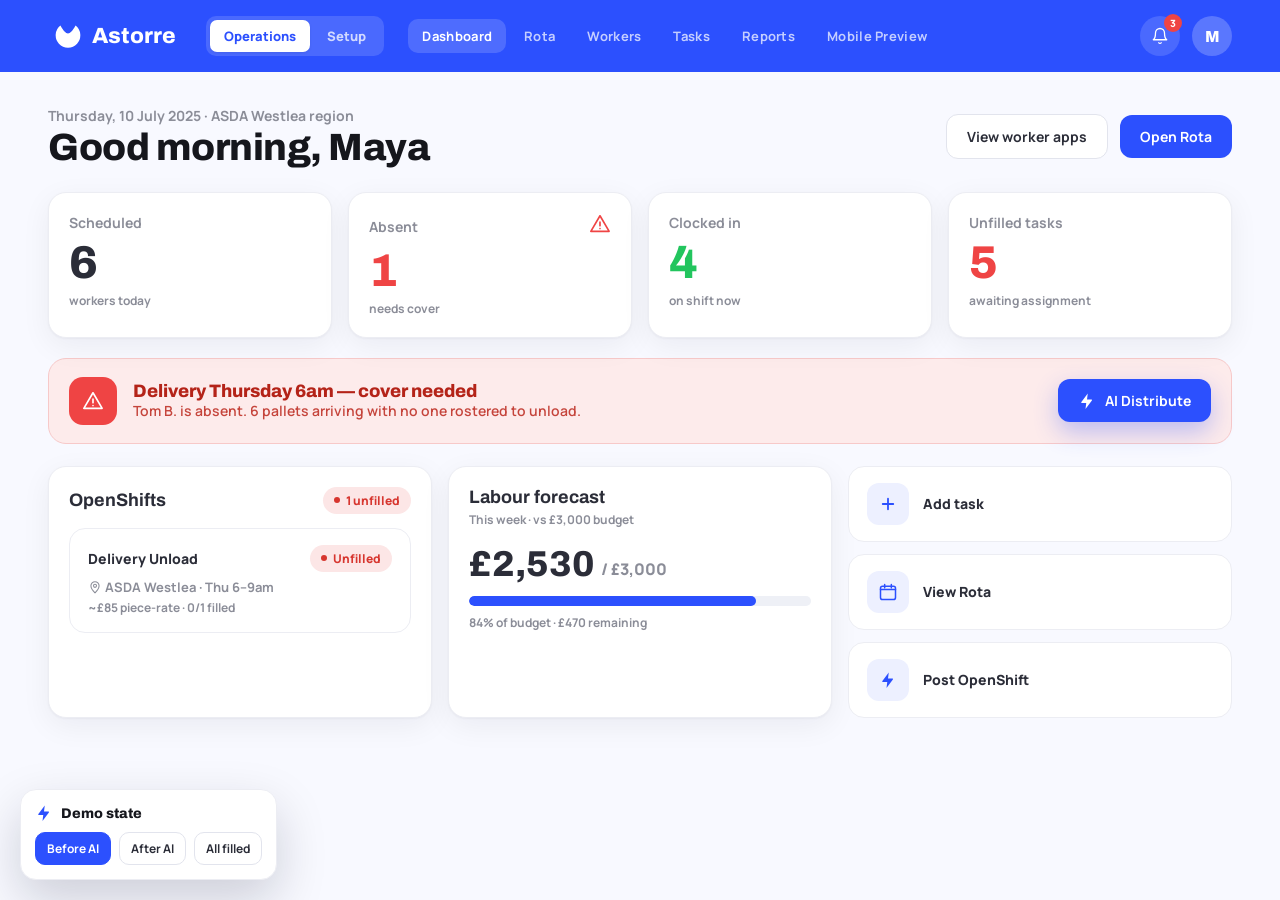
<file: demo/index.html>
<!DOCTYPE html>
<html lang="en-GB">
<head>
<meta charset="UTF-8" />
<meta name="viewport" content="width=device-width, initial-scale=1.0" />
<title>Astorre — Workforce Platform (Demo)</title>
<meta name="description" content="Astorre Workforce Platform — interactive demo. AI task distribution, rota scheduling, UK compliance, and OpenShifts for gig workers." />
<link rel="icon" type="image/svg+xml" href="images/favicon.svg" />
<link rel="preconnect" href="https://fonts.googleapis.com" />
<link rel="preconnect" href="https://fonts.gstatic.com" crossorigin />
<link href="https://fonts.googleapis.com/css2?family=Archivo:wght@600;700;800;900&family=Manrope:wght@400;500;600;700;800&display=swap" rel="stylesheet" />
<link rel="stylesheet" href="css/styles.css" />
</head>
<body>
<div id="app"></div>
<div class="toasts" id="toasts"></div>

<script src="js/data.js"></script>
<script src="js/screens.js"></script>
<script src="js/app.js"></script>
</body>
</html>
</file>
<file: demo/css/styles.css>
/* ============================================================
   Astorre — Workforce Platform · demo styles
   Brand: #2C50FE · Archivo (display) + Manrope (body)
   ============================================================ */

:root {
  --blue: #2C50FE;
  --blue-600: #2745EE;
  --blue-700: #1E3CD8;
  --blue-50: #EDF0FF;
  --blue-100: #DCE2FF;

  --ink: #15161C;
  --text: #2B2D38;
  --muted: #8B8D98;
  --line: #ECEDF3;
  --line-2: #E2E4ED;
  --bg: #F8F9FF;
  --card: #FFFFFF;

  --ft: #2C50FE;   /* full-time */
  --pt: #6366F1;   /* part-time */
  --gig: #8B5CF6;  /* external / gig */
  --warn: #F59E0B;
  --danger: #EF4444;
  --ok: #22C55E;

  --radius: 18px;
  --radius-sm: 12px;
  --shadow: 0 1px 2px rgba(16,18,40,.04), 0 8px 30px rgba(16,18,40,.06);
  --shadow-lg: 0 20px 50px rgba(12,15,40,.18);

  --ff-display: 'Archivo', system-ui, sans-serif;
  --ff: 'Manrope', system-ui, sans-serif;
  --maxw: 1240px;
}

* { box-sizing: border-box; }
html, body { margin: 0; padding: 0; }
body {
  font-family: var(--ff);
  background: var(--bg);
  color: var(--text);
  -webkit-font-smoothing: antialiased;
  text-rendering: optimizeLegibility;
}
button { font-family: inherit; color: inherit; cursor: pointer; border: 0; background: none; }
a { color: inherit; text-decoration: none; }
h1, h2, h3 { margin: 0; }
.display { font-family: var(--ff-display); }
.muted { color: var(--muted); }

/* ---------- layout ---------- */
.page { max-width: var(--maxw); margin: 0 auto; padding: 34px 28px 90px; }
.row { display: flex; align-items: center; gap: 12px; }
.between { display: flex; align-items: center; justify-content: space-between; gap: 16px; flex-wrap: wrap; }
.grid { display: grid; gap: 16px; }
.g2 { grid-template-columns: repeat(2, 1fr); }
.g3 { grid-template-columns: repeat(3, 1fr); }
.g4 { grid-template-columns: repeat(4, 1fr); }
@media (max-width: 980px) { .g4 { grid-template-columns: repeat(2,1fr); } .g3 { grid-template-columns: 1fr; } }
@media (max-width: 640px) { .g2, .g4 { grid-template-columns: 1fr; } }

/* ---------- header ---------- */
.hdr { background: var(--blue); color: #fff; position: sticky; top: 0; z-index: 40; }
.hdr-inner { max-width: var(--maxw); margin: 0 auto; height: 72px; display: flex; align-items: center; gap: 24px; padding: 0 28px; }
.brand { display: flex; align-items: center; gap: 10px; }
.brand svg, .brand img { width: 28px; height: 28px; color: #fff; }
.brand-name { font-family: var(--ff-display); font-weight: 800; font-size: 22px; letter-spacing: .2px; }
.nav { display: flex; align-items: center; gap: 4px; flex: 1; }
.nav-item { color: rgba(255,255,255,.72); font-size: 13px; font-weight: 700; letter-spacing: .3px; padding: 8px 14px; border-radius: 10px; transition: background .15s, color .15s; }
.nav-item:hover { color: #fff; background: rgba(255,255,255,.1); }
.nav-item.active { color: #fff; background: rgba(255,255,255,.16); }
.hdr-tools { display: flex; align-items: center; gap: 12px; }
.icon-btn { width: 40px; height: 40px; border-radius: 50%; background: rgba(255,255,255,.14); color: #fff; display: grid; place-items: center; transition: background .15s; position: relative; }
.icon-btn:hover { background: rgba(255,255,255,.26); }
.badge-dot { position: absolute; top: -2px; right: -2px; min-width: 18px; height: 18px; padding: 0 4px; border-radius: 999px; background: var(--danger); color: #fff; font-size: 10px; font-weight: 800; display: grid; place-items: center; }
.avatar { width: 40px; height: 40px; border-radius: 50%; display: grid; place-items: center; font-family: var(--ff-display); font-weight: 800; flex: 0 0 auto; }
.avatar.ft { background: var(--blue-100); color: var(--blue-700); }
.avatar.pt { background: #E0E2FB; color: #4F46E5; }
.avatar.gig { background: #EDE7FB; color: #7C3AED; }
.avatar.hdr-av { background: rgba(255,255,255,.22); color: #fff; }

/* ---------- titles ---------- */
.title { font-family: var(--ff-display); font-weight: 800; font-size: 38px; letter-spacing: -.5px; color: var(--ink); line-height: 1.02; }
.subtitle { color: var(--muted); font-weight: 600; margin-top: 6px; }
.eyebrow { color: var(--muted); font-weight: 800; font-size: 12px; text-transform: uppercase; letter-spacing: .12em; }

/* ---------- cards ---------- */
.card { background: var(--card); border: 1px solid var(--line); border-radius: var(--radius); box-shadow: var(--shadow); }
.card.pad { padding: 20px; }
.stat .k { color: var(--muted); font-weight: 700; font-size: 14px; }
.stat .v { font-family: var(--ff-display); font-weight: 800; font-size: 46px; line-height: 1; margin-top: 8px; }
.stat .sub { color: var(--muted); font-size: 12px; font-weight: 700; margin-top: 6px; }
.v.red { color: var(--danger); } .v.green { color: var(--ok); } .v.blue { color: var(--blue); }

/* ---------- buttons ---------- */
.btn { display: inline-flex; align-items: center; justify-content: center; gap: 9px; border-radius: 12px; font-weight: 700; font-size: 14px; padding: 12px 20px; transition: background .15s, transform .08s, opacity .15s; white-space: nowrap; }
.btn:active { transform: translateY(1px); }
.btn svg { width: 18px; height: 18px; }
.btn-primary { background: var(--blue); color: #fff; }
.btn-primary:hover { background: var(--blue-600); }
.btn-ghost { background: #fff; color: var(--text); border: 1px solid var(--line-2); }
.btn-ghost:hover { border-color: var(--blue); }
.btn-soft { background: var(--bg); color: var(--text); }
.btn-soft:hover { background: #EFF0F8; }
.btn-gig { background: var(--gig); color: #fff; }
.btn-gig:hover { opacity: .9; }
.btn-success { background: var(--ok); color: #fff; }
.btn-lg { padding: 14px 26px; font-size: 15px; }
.btn-shadow { box-shadow: 0 10px 24px rgba(44,80,254,.3); }

/* pills / badges */
.pill { display: inline-flex; align-items: center; gap: 6px; font-size: 12px; font-weight: 800; padding: 5px 11px; border-radius: 999px; }
.pill::before { content: ""; width: 6px; height: 6px; border-radius: 50%; background: currentColor; }
.pill.green { background: #E3F7EC; color: #1C8C53; }
.pill.red { background: #FCE6E6; color: #D7362F; }
.pill.violet { background: #EDE7FB; color: #7C3AED; }
.pill.blue { background: var(--blue-50); color: var(--blue); }
.pill.amber { background: #FEF3DC; color: #B45309; }
.tag { display: inline-flex; align-items: center; font-size: 11px; font-weight: 800; padding: 3px 9px; border-radius: 7px; }
.tag.ft { background: var(--blue-50); color: var(--blue-700); }
.tag.pt { background: #E8E9FD; color: #4F46E5; }
.tag.gig { background: #EDE7FB; color: #7C3AED; }
.tag.red { background: #FCE6E6; color: #D7362F; }

/* ---------- alert banner ---------- */
.alert { border-radius: var(--radius); padding: 18px 20px; display: flex; align-items: center; gap: 16px; flex-wrap: wrap; }
.alert.danger { background: #FDEBEB; border: 1px solid #F7C9C9; }
.alert.success { background: #E7F8EE; border: 1px solid #BFE9CF; }
.alert .ico { width: 48px; height: 48px; border-radius: 14px; display: grid; place-items: center; flex: 0 0 auto; color: #fff; }
.alert.danger .ico { background: var(--danger); }
.alert.success .ico { background: var(--ok); }
.alert .txt { flex: 1; min-width: 240px; }
.alert .txt .t { font-family: var(--ff-display); font-weight: 800; font-size: 18px; }
.alert.danger .t { color: #B42318; } .alert.danger .d { color: #C5443B; font-weight: 600; font-size: 14px; }
.alert.success .t { color: #1C7A45; } .alert.success .d { color: #1F8A52; font-weight: 600; font-size: 14px; }

/* ---------- progress ---------- */
.bar { height: 10px; border-radius: 999px; background: #EEF0F6; overflow: hidden; }
.bar > span { display: block; height: 100%; border-radius: 999px; background: var(--blue); transition: width .5s ease; }
.bar.thin { height: 8px; }

/* ---------- table ---------- */
.tbl { width: 100%; border-collapse: collapse; }
.tbl thead th { text-align: left; font-weight: 800; color: var(--ink); font-size: 13px; padding: 16px 18px; border-bottom: 1px solid var(--line); }
.tbl tbody td { padding: 16px 18px; font-size: 14px; border-bottom: 1px solid var(--line); vertical-align: middle; }
.tbl tbody tr:last-child td { border-bottom: 0; }
.tbl tbody tr.clickable { cursor: pointer; }
.tbl tbody tr.clickable:hover td { background: #FaFaFE; }
.cell-name { display: flex; align-items: center; gap: 12px; font-weight: 700; }
.right { text-align: right; } .center { text-align: center; }
.expand-row td { background: var(--bg); padding: 0; }
.expand-inner { padding: 20px; display: grid; grid-template-columns: repeat(3,1fr); gap: 20px; }
@media (max-width: 760px) { .expand-inner { grid-template-columns: 1fr; } }

/* filter tabs */
.tabs { display: flex; gap: 8px; flex-wrap: wrap; }
.tab { padding: 9px 16px; border-radius: 10px; font-weight: 700; font-size: 14px; background: #fff; border: 1px solid var(--line-2); color: var(--text); transition: .15s; }
.tab:hover { border-color: var(--blue); }
.tab.active { background: var(--blue); color: #fff; border-color: var(--blue); }

/* ---------- rota grid ---------- */
.rota { overflow-x: auto; }
.rota-inner { min-width: 1000px; }
.rgrid { display: grid; grid-template-columns: 210px repeat(7, minmax(0,1fr)); }
.rcell { border-bottom: 1px solid var(--line); border-left: 1px solid var(--line); padding: 8px; min-height: 60px; }
.rcell.head { text-align: center; padding: 14px 8px; border-left: 1px solid var(--line); }
.rcell.namecol { border-left: 0; display: flex; align-items: center; gap: 10px; cursor: pointer; }
.rcell.namecol:hover { background: #FaFaFE; }
.day-warn { background: #FEF6E6; }
.day-warn .dlabel { color: #B45309; }
.delivery-tag { font-size: 9px; font-weight: 800; color: #C2410C; letter-spacing: .06em; margin-top: 2px; }
.shift { border-radius: 9px; padding: 7px 9px; font-size: 11px; font-weight: 700; line-height: 1.25; color: #fff; }
.shift.ft { background: var(--ft); } .shift.pt { background: var(--pt); } .shift.gig { background: var(--gig); }
.shift.ai { background: var(--ok); }
.shift .sub { opacity: .8; font-weight: 600; }
.shift.absent { background: #FCE9E9; color: #D7362F; border: 1px solid #F3C4C4; }
.shift.open { background: #FFF6E9; color: #B45309; border: 2px dashed var(--warn); width: 100%; text-align: left; }
.shift.open:hover { background: #FDEdcf; }
.group-row { grid-column: 1 / -1; background: #F5F6FC; border-bottom: 1px solid var(--line); padding: 8px 16px; }
.cov { padding: 8px; border-left: 1px solid var(--line); }
.cov .bar { height: 8px; }
.cov .lbl { font-size: 10px; font-weight: 800; text-align: center; margin-top: 5px; }
.cov.green .bar > span { background: var(--ok); } .cov.green .lbl { color: #1C8C53; }
.cov.amber .bar > span { background: var(--warn); } .cov.amber .lbl { color: #B45309; }
.cov.red .bar > span { background: var(--danger); } .cov.red .lbl { color: #D7362F; }
.cov.slate .bar > span { background: #CBD0DE; } .cov.slate .lbl { color: var(--muted); }

.legend { display: flex; gap: 18px; flex-wrap: wrap; font-size: 12px; font-weight: 700; color: var(--muted); margin-top: 14px; }
.legend span { display: inline-flex; align-items: center; gap: 7px; }
.legend .sw { width: 12px; height: 12px; border-radius: 4px; }

/* hours budget */
.hb { border: 1px solid var(--line); border-radius: var(--radius-sm); padding: 14px; }
.hb.over { border-color: #F3C4C4; background: #FEF6F6; }
.hb-note { font-size: 11px; font-weight: 700; color: var(--danger); background: #FCE9E9; border-radius: 8px; padding: 8px 10px; margin-top: 10px; line-height: 1.4; }

/* reports chart */
.chart { display: flex; align-items: flex-end; gap: 14px; height: 210px; }
.chart .col { flex: 1; display: flex; flex-direction: column; align-items: center; gap: 8px; height: 100%; justify-content: flex-end; }
.chart .colbar { width: 100%; border-radius: 8px 8px 0 0; background: var(--blue); transition: height .4s ease; }
.chart .colbar.warn { background: var(--warn); }
.chart .clabel { font-size: 12px; font-weight: 800; color: var(--muted); }
.chart .cval { font-size: 11px; font-weight: 800; color: var(--text); }
.seg { display: inline-flex; gap: 3px; background: #EEF0F6; border-radius: 10px; padding: 4px; }
.seg button { padding: 7px 14px; border-radius: 7px; font-size: 13px; font-weight: 800; color: var(--muted); }
.seg button.active { background: #fff; color: var(--blue); box-shadow: 0 1px 3px rgba(0,0,0,.08); }

/* toggle switch */
.switch { width: 42px; height: 24px; border-radius: 999px; background: #cbd5e1; padding: 3px; transition: background .15s; }
.switch.on { background: var(--blue); }
.switch > span { display: block; width: 18px; height: 18px; border-radius: 50%; background: #fff; box-shadow: 0 1px 2px rgba(0,0,0,.2); transition: transform .18s; }
.switch.on > span { transform: translateX(18px); }
@media (max-width: 880px) { .reports-grid { grid-template-columns: 1fr !important; } }

/* ---------- admin classifiers panel ---------- */
.adm-layout { display: grid; grid-template-columns: 248px 1fr; gap: 24px; align-items: start; margin-top: 22px; }
@media (max-width: 900px) { .adm-layout { grid-template-columns: 1fr; } }
.adm-side { background: var(--card); border: 1px solid var(--line); border-radius: var(--radius); box-shadow: var(--shadow); padding: 10px; position: sticky; top: 88px; }
.adm-group { margin-bottom: 8px; }
.adm-group-h { font-size: 11px; font-weight: 800; text-transform: uppercase; letter-spacing: .1em; color: var(--muted); padding: 10px 12px 6px; }
.adm-link { display: block; width: 100%; text-align: left; padding: 9px 12px; border-radius: 9px; font-size: 13.5px; font-weight: 600; color: var(--text); transition: background .12s, color .12s; }
.adm-link:hover { background: var(--blue-50); color: var(--blue); }
.adm-link.active { background: var(--blue); color: #fff; }
.adm-link.stub { color: var(--muted); font-weight: 500; }
.adm-link.stub:hover { background: var(--bg); color: var(--text); }
.adm-soon { font-size: 9px; font-weight: 800; text-transform: uppercase; letter-spacing: .06em; background: #EEF0F6; color: #94a3b8; padding: 2px 5px; border-radius: 5px; margin-left: 4px; vertical-align: middle; }
.adm-link.active .adm-soon { background: rgba(255,255,255,.25); color: #fff; }
.net-chip { width: 48px; height: 34px; border-radius: 8px; display: inline-grid; place-items: center; font-family: var(--ff-display); font-weight: 800; font-size: 14px; color: #fff; letter-spacing: .5px; }
.edit-btn { width: 36px; height: 36px; border-radius: 9px; background: #EEF0F6; color: #3a3b44; display: inline-grid; place-items: center; transition: background .14s, transform .08s; }
.edit-btn:hover { background: #E2E3EB; }
.edit-btn:active { transform: scale(.92); }
.adm-foot { display: flex; align-items: center; justify-content: space-between; padding: 14px 20px; background: var(--bg); border-top: 1px solid var(--line); }
.adm-pager { display: flex; gap: 6px; }
.adm-pg { min-width: 30px; height: 30px; border-radius: 8px; font-weight: 800; font-size: 13px; color: var(--muted); }
.adm-pg:hover { background: #EFF0F6; color: var(--text); }
.adm-pg.active { background: var(--blue); color: #fff; }

/* quick links */
.qlink { display: flex; align-items: center; gap: 14px; padding: 16px 18px; background: #fff; border: 1px solid var(--line); border-radius: 16px; transition: .15s; width: 100%; text-align: left; }
.qlink:hover { border-color: var(--blue); transform: translateY(-2px); box-shadow: var(--shadow); }
.qlink .qi { width: 42px; height: 42px; border-radius: 12px; background: var(--blue-50); color: var(--blue); display: grid; place-items: center; transition: .15s; }
.qlink:hover .qi { background: var(--blue); color: #fff; }
.qlink .ql { font-weight: 800; font-size: 14px; }

/* task cards */
.taskcard { border: 1px solid var(--line); border-radius: var(--radius); padding: 18px; background: #fff; }
.taskcard.dashed { border: 2px dashed rgba(245,158,11,.5); background: #FFFCF5; }
.taskcard .tt { font-family: var(--ff-display); font-weight: 800; font-size: 18px; }

/* ---------- modal ---------- */
.scrim { position: fixed; inset: 0; background: rgba(12,14,30,.45); z-index: 90; display: grid; place-items: center; padding: 24px; animation: fade .18s ease; }
.modal { width: min(460px, 100%); background: #fff; border-radius: 20px; box-shadow: var(--shadow-lg); padding: 26px; animation: pop .22s cubic-bezier(.2,.9,.3,1.2); }
.modal h3 { font-family: var(--ff-display); font-weight: 800; font-size: 21px; color: var(--ink); }
.modal .sub { color: var(--muted); font-size: 14px; margin: 4px 0 18px; }
.field { display: flex; flex-direction: column; gap: 7px; margin-bottom: 14px; }
.field label { font-size: 13px; font-weight: 700; }
.field input, .field select { height: 48px; border: 1px solid var(--line-2); border-radius: 11px; padding: 0 14px; font-size: 14px; color: var(--text); }
.field input:focus, .field select:focus { outline: 0; border-color: var(--blue); box-shadow: 0 0 0 4px var(--blue-50); }
.modal-actions { display: flex; justify-content: flex-end; gap: 10px; margin-top: 8px; }

/* ---------- toast ---------- */
.toasts { position: fixed; left: 50%; bottom: 30px; transform: translateX(-50%); z-index: 120; display: flex; flex-direction: column; gap: 10px; align-items: center; }
.toast { background: var(--ink); color: #fff; padding: 13px 20px; border-radius: 12px; font-size: 14px; font-weight: 700; box-shadow: var(--shadow-lg); display: flex; align-items: center; gap: 10px; animation: toastIn .25s cubic-bezier(.2,.9,.3,1.2); }
.toast .dot { width: 8px; height: 8px; border-radius: 50%; background: #5BE08A; }

/* spinner */
.spin { animation: spin 1s linear infinite; }

/* ---------- animations ---------- */
@keyframes fade { from { opacity: 0; } to { opacity: 1; } }
@keyframes pop { from { opacity: 0; transform: translateY(10px) scale(.97); } to { opacity: 1; transform: none; } }
@keyframes toastIn { from { opacity: 0; transform: translateY(14px); } to { opacity: 1; transform: none; } }
@keyframes spin { to { transform: rotate(360deg); } }
/* transform-only: content is ALWAYS visible (opacity never gates it),
   so a throttled/paused animation timeline can never leave a screen blank */
@keyframes screenIn { from { transform: translateY(10px); } to { transform: none; } }
@keyframes fadeBlock { 0% { transform: translateY(8px) scale(.92); } 60% { transform: scale(1.03); } 100% { transform: none; } }
@keyframes slideDown { from { opacity: 0; transform: translateY(-14px); } to { opacity: 1; transform: none; } }
@keyframes pulseWarn { 0% { box-shadow: 0 0 0 0 rgba(245,158,11,.5); } 70% { box-shadow: 0 0 0 12px rgba(245,158,11,0); } 100% { box-shadow: 0 0 0 0 rgba(245,158,11,0); } }
.screen-in { animation: screenIn .3s ease both; }
.fade-block { animation: fadeBlock .5s cubic-bezier(.2,.9,.3,1.2) both; }
.slide-down { animation: slideDown .4s ease both; }
.pulse-warn { animation: pulseWarn 1.8s infinite; }

@media (prefers-reduced-motion: reduce) {
  * { animation: none !important; transition: none !important; }
}
</file>
